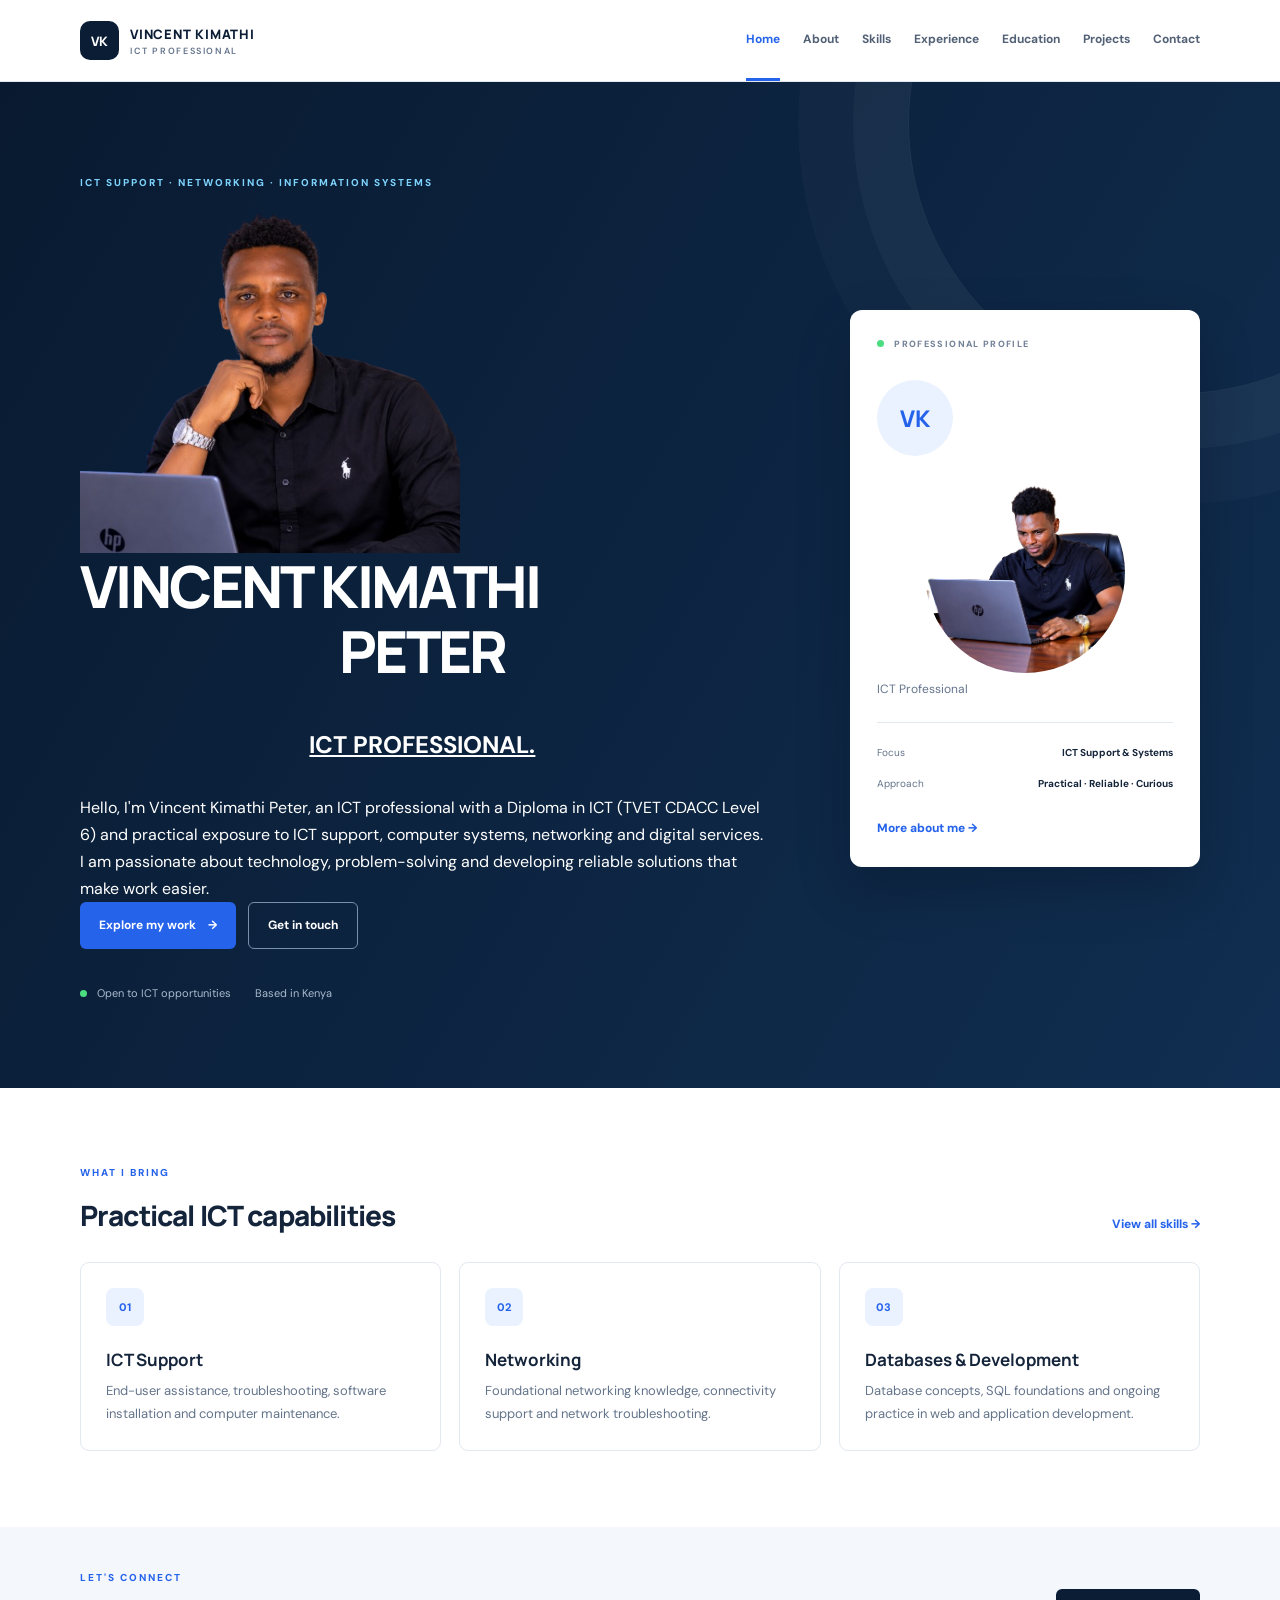
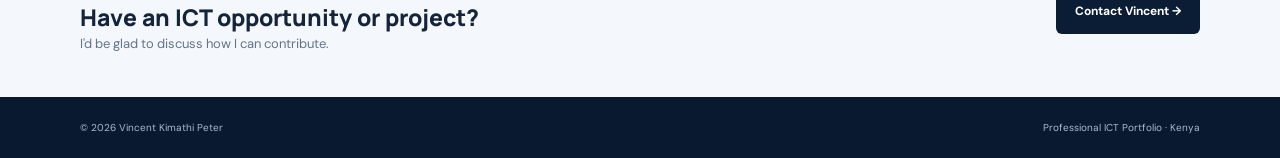
<file: index.html>
<!DOCTYPE html>
<html lang="en">
<head>
  <meta charset="UTF-8">
    <meta name="viewport" content="width=device-width, initial-scale=1.0">
  <meta name="google-site-verification" content="IMvXhzjy0A6ZSiQS0dAY2D_ZX32ypA6BeI46udhNDhQ">
  <meta name="description" content="Vincent Kimathi Peter — ICT professional portfolio.">
  <title>Vincent Kimathi Peter | ICT Professional</title><link rel="stylesheet" href="style.css">
</head>
<body>
<header class="site-header"><div class="container nav-wrap">
  <a class="brand" href="index.html"><span class="brand-mark">VK</span><span>VINCENT KIMATHI<small>ICT PROFESSIONAL</small></span></a>
  <button class="menu-toggle" aria-label="Open navigation" aria-expanded="false">☰</button>
  <nav class="nav"><a class="active" href="index.html">Home</a><a href="about.html">About</a><a href="skills.html">Skills</a><a href="experience.html">Experience</a><a href="education.html">Education</a><a href="projects.html">Projects</a><a href="contact.html">Contact</a></nav>
</div></header>
<main>
<section class="hero"><div class="container hero-grid">
  <div class="hero-copy"><p class="eyebrow">ICT SUPPORT · NETWORKING · INFORMATION SYSTEMS</p>

    <div class="hero-image">
    <img src="v.png">
    
    <h1>VINCENT KIMATHI <center>PETER</center></h1><h1><h2><br><span><u><center>ICT PROFESSIONAL.</center></u></span></h2>
    </div>
    <p class="lead">
      <p>Hello, I'm Vincent Kimathi Peter, an ICT professional with a Diploma in ICT (TVET CDACC Level 6) and practical exposure to ICT support, computer systems, networking and digital services.
I am passionate about technology, problem-solving and developing reliable solutions that make work easier.</p></p>
    <div class="actions"><a class="btn btn-primary" href="projects.html">Explore my work <span>→</span></a><a class="btn btn-outline" href="contact.html">Get in touch</a></div>
    <div class="hero-meta"><span><i></i> Open to ICT opportunities</span><span>Based in Kenya</span></div>
  </div>
  <aside class="hero-card"><div class="card-top"><span class="status-dot"></span> PROFESSIONAL PROFILE</div><div class="monogram">VK</div><h2> <center><img src="k.png" alt="Vincent Kimathi Peter" style="width: 200px; height: 200px; border-radius: 50%; object-fit: cover;"><center></h2><p>ICT Professional</p><div class="card-rule"></div><div class="mini-stat"><span>Focus</span><b>ICT Support & Systems</b></div><div class="mini-stat"><span>Approach</span><b>Practical · Reliable · Curious</b></div><a class="text-link" href="about.html">More about me →</a></aside>
</div></section>
<section class="section"><div class="container"><div class="section-heading"><div><p class="eyebrow">WHAT I BRING</p><h2>Practical ICT capabilities</h2></div><a class="text-link" href="skills.html">View all skills →</a></div>
<div class="feature-grid"><article class="feature"><div class="feature-icon">01</div><h3>ICT Support</h3><p>End-user assistance, troubleshooting, software installation and computer maintenance.</p></article><article class="feature"><div class="feature-icon">02</div><h3>Networking</h3><p>Foundational networking knowledge, connectivity support and network troubleshooting.</p></article><article class="feature"><div class="feature-icon">03</div><h3>Databases & Development</h3><p>Database concepts, SQL foundations and ongoing practice in web and application development.</p></article></div></div></section>
<section class="cta-band"><div class="container cta-inner"><div><p class="eyebrow">LET'S CONNECT</p><h2>Have an ICT opportunity or project?</h2><p>I'd be glad to discuss how I can contribute.</p></div><a class="btn btn-light" href="contact.html">Contact Vincent →</a></div></section>
</main>
<footer class="footer"><div class="container footer-inner"><span>© <span data-year></span> Vincent Kimathi Peter</span><span>Professional ICT Portfolio · Kenya</span></div></footer>
<script src="main.js"></script></body></html>
</file>
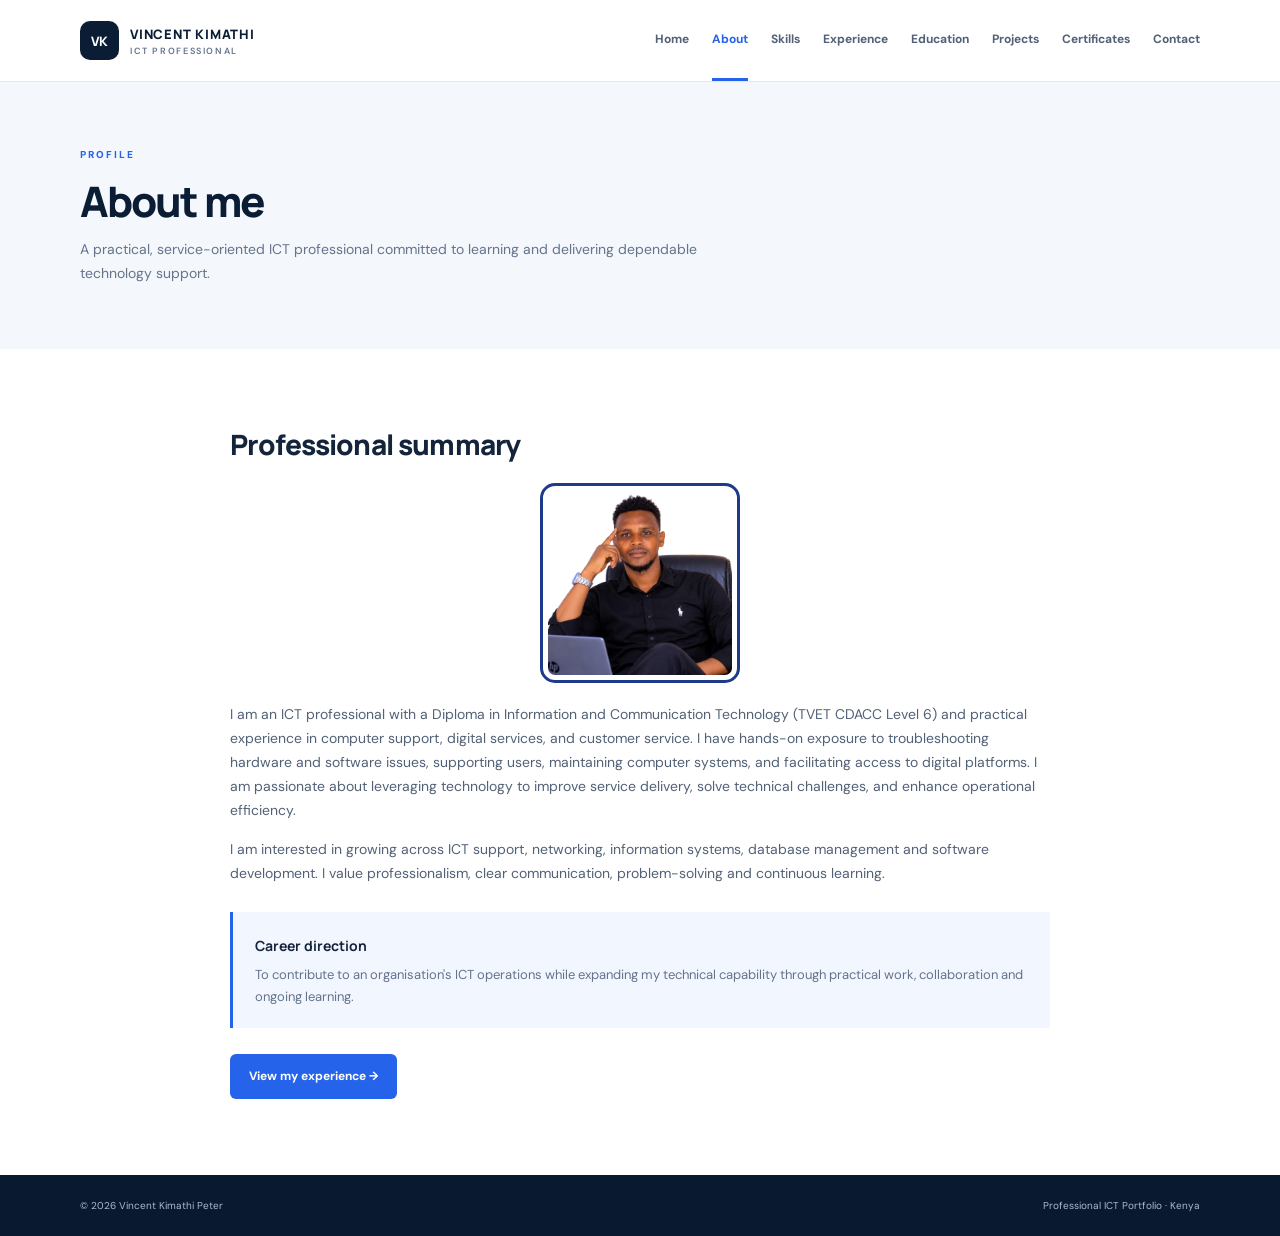
<file: about.html>
<!DOCTYPE html>
<html lang="en">
<head>
    <meta charset="UTF-8">
    <meta name="viewport" content="width=device-width, initial-scale=1.0">

    <meta name="google-site-verification" content="IMvXhzjy0A6ZSiQS0dAY2D_ZX32ypA6BeI46udhNDhQ">

    <title>About | Vincent Kimathi</title>

    <link rel="stylesheet" href="style.css">
</head>

<body>

<header class="site-header">
    <div class="container nav-wrap">

        <a class="brand" href="index.html">
            <span class="brand-mark">VK</span>
            <span>
                VINCENT KIMATHI
                <small>ICT PROFESSIONAL</small>
            </span>
        </a>

        <button class="menu-toggle"
                aria-label="Open navigation"
                aria-expanded="false">
            ☰
        </button>

        <nav class="nav">
            <a href="index.html">Home</a>
            <a class="active" href="about.html">About</a>
            <a href="skills.html">Skills</a>
            <a href="experience.html">Experience</a>
            <a href="education.html">Education</a>
            <a href="projects.html">Projects</a>
            <a href="certificates.html">Certificates</a>
            <a href="contact.html">Contact</a>
        </nav>

    </div>
</header>

<main>

    <section class="page-hero">
        <div class="container">
            <p class="eyebrow">PROFILE</p>

            <h1>About me</h1>

            <p>
                A practical, service-oriented ICT professional committed
                to learning and delivering dependable technology support.
            </p>
        </div>
    </section>

    <section class="section">
        <div class="container content-narrow">

            <h2>Professional summary</h2>

            <img src="b.png"
                 alt="Vincent Kimathi"
                 style="
                    display: block;
                    width: 200px;
                    height: 200px;
                    object-fit: cover;
                    border: 3px solid #1e3a8a;
                    border-radius: 15px;
                    padding: 5px;
                    margin: 20px auto;
                    animation: float 2s infinite ease-in-out;
                 ">

            <p class="body-copy">
                I am an ICT professional with a Diploma in Information
                and Communication Technology (TVET CDACC Level 6) and
                practical experience in computer support, digital
                services, and customer service. I have hands-on exposure
                to troubleshooting hardware and software issues,
                supporting users, maintaining computer systems, and
                facilitating access to digital platforms. I am passionate
                about leveraging technology to improve service delivery,
                solve technical challenges, and enhance operational
                efficiency.
            </p>

            <p class="body-copy">
                I am interested in growing across ICT support, networking,
                information systems, database management and software
                development. I value professionalism, clear communication,
                problem-solving and continuous learning.
            </p>

            <div class="callout">
                <strong>Career direction</strong>

                <p>
                    To contribute to an organisation's ICT operations while
                    expanding my technical capability through practical work,
                    collaboration and ongoing learning.
                </p>
            </div>

            <a class="btn btn-primary" href="experience.html">
                View my experience →
            </a>

        </div>
    </section>

</main>

<footer class="footer">
    <div class="container footer-inner">
        <span>© <span data-year></span> Vincent Kimathi Peter</span>
        <span>Professional ICT Portfolio · Kenya</span>
    </div>
</footer>

<script src="main.js"></script>

</body>
</html>
</file>
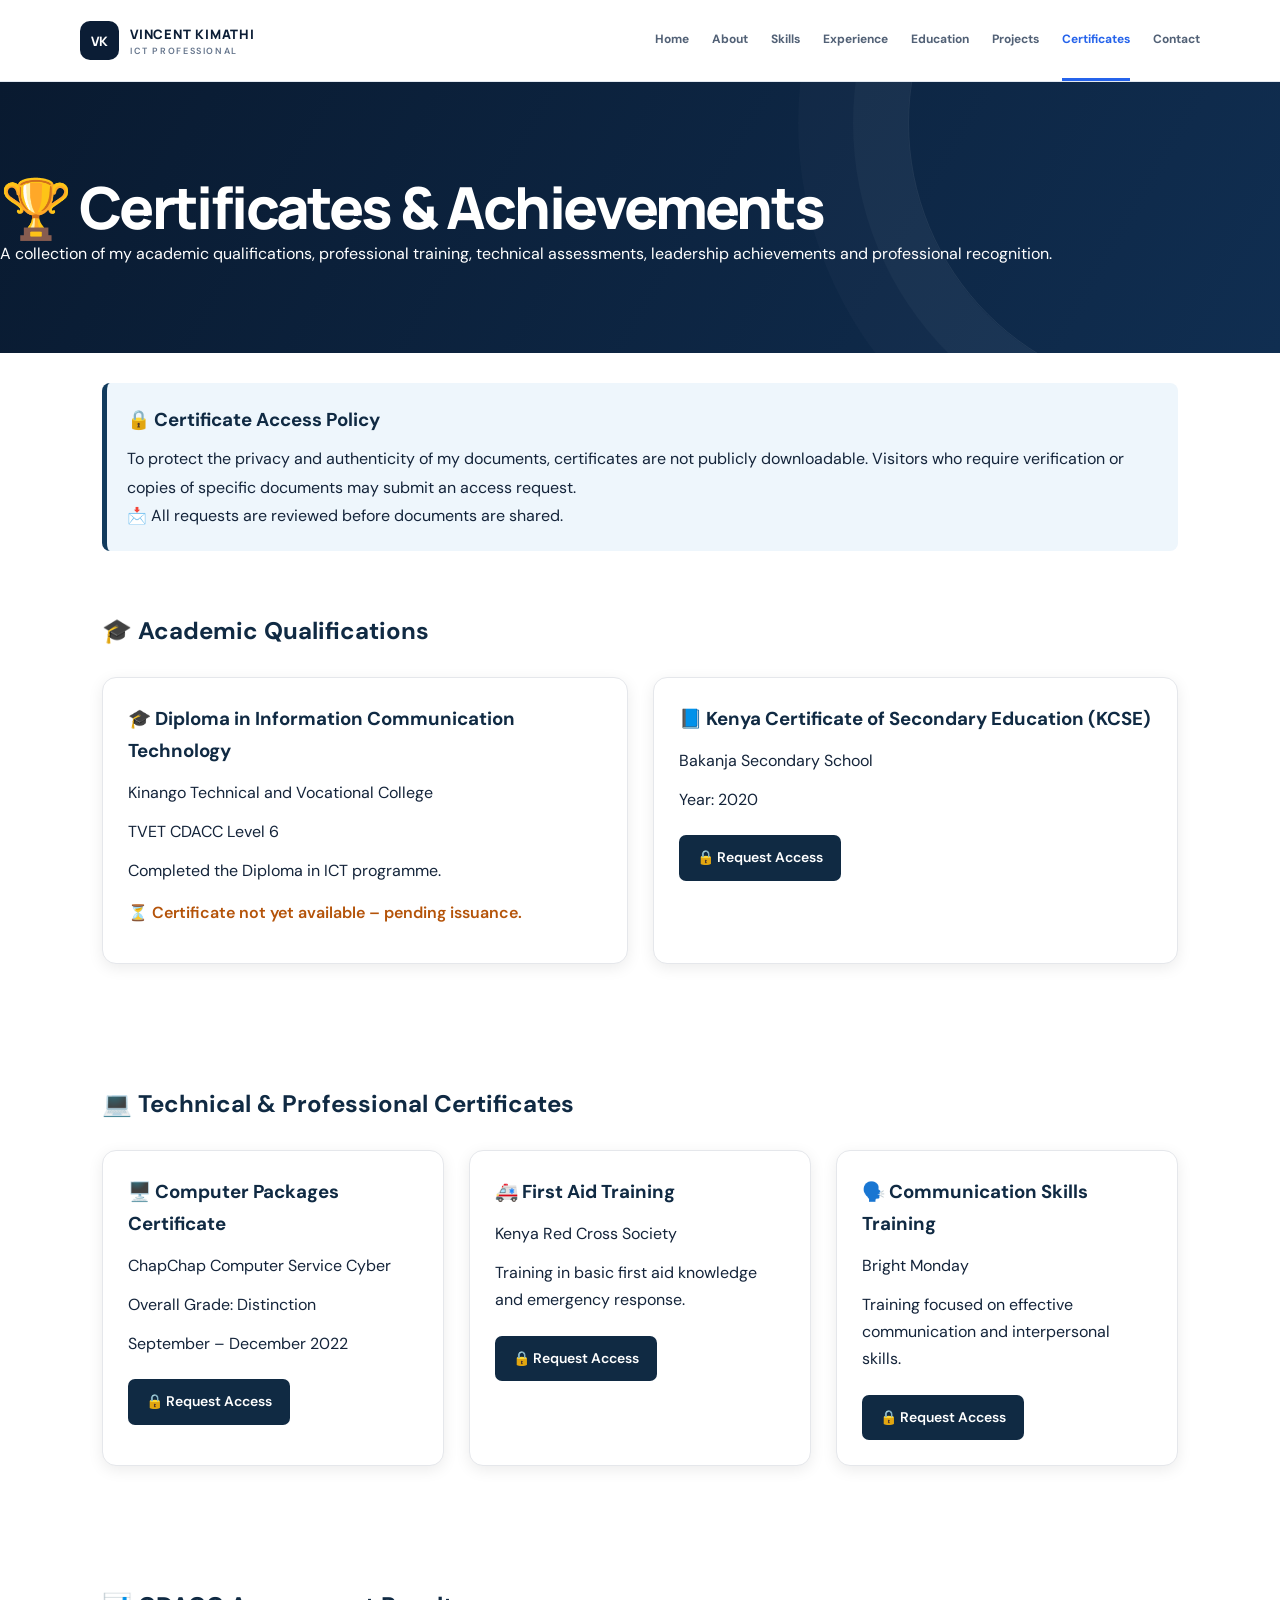
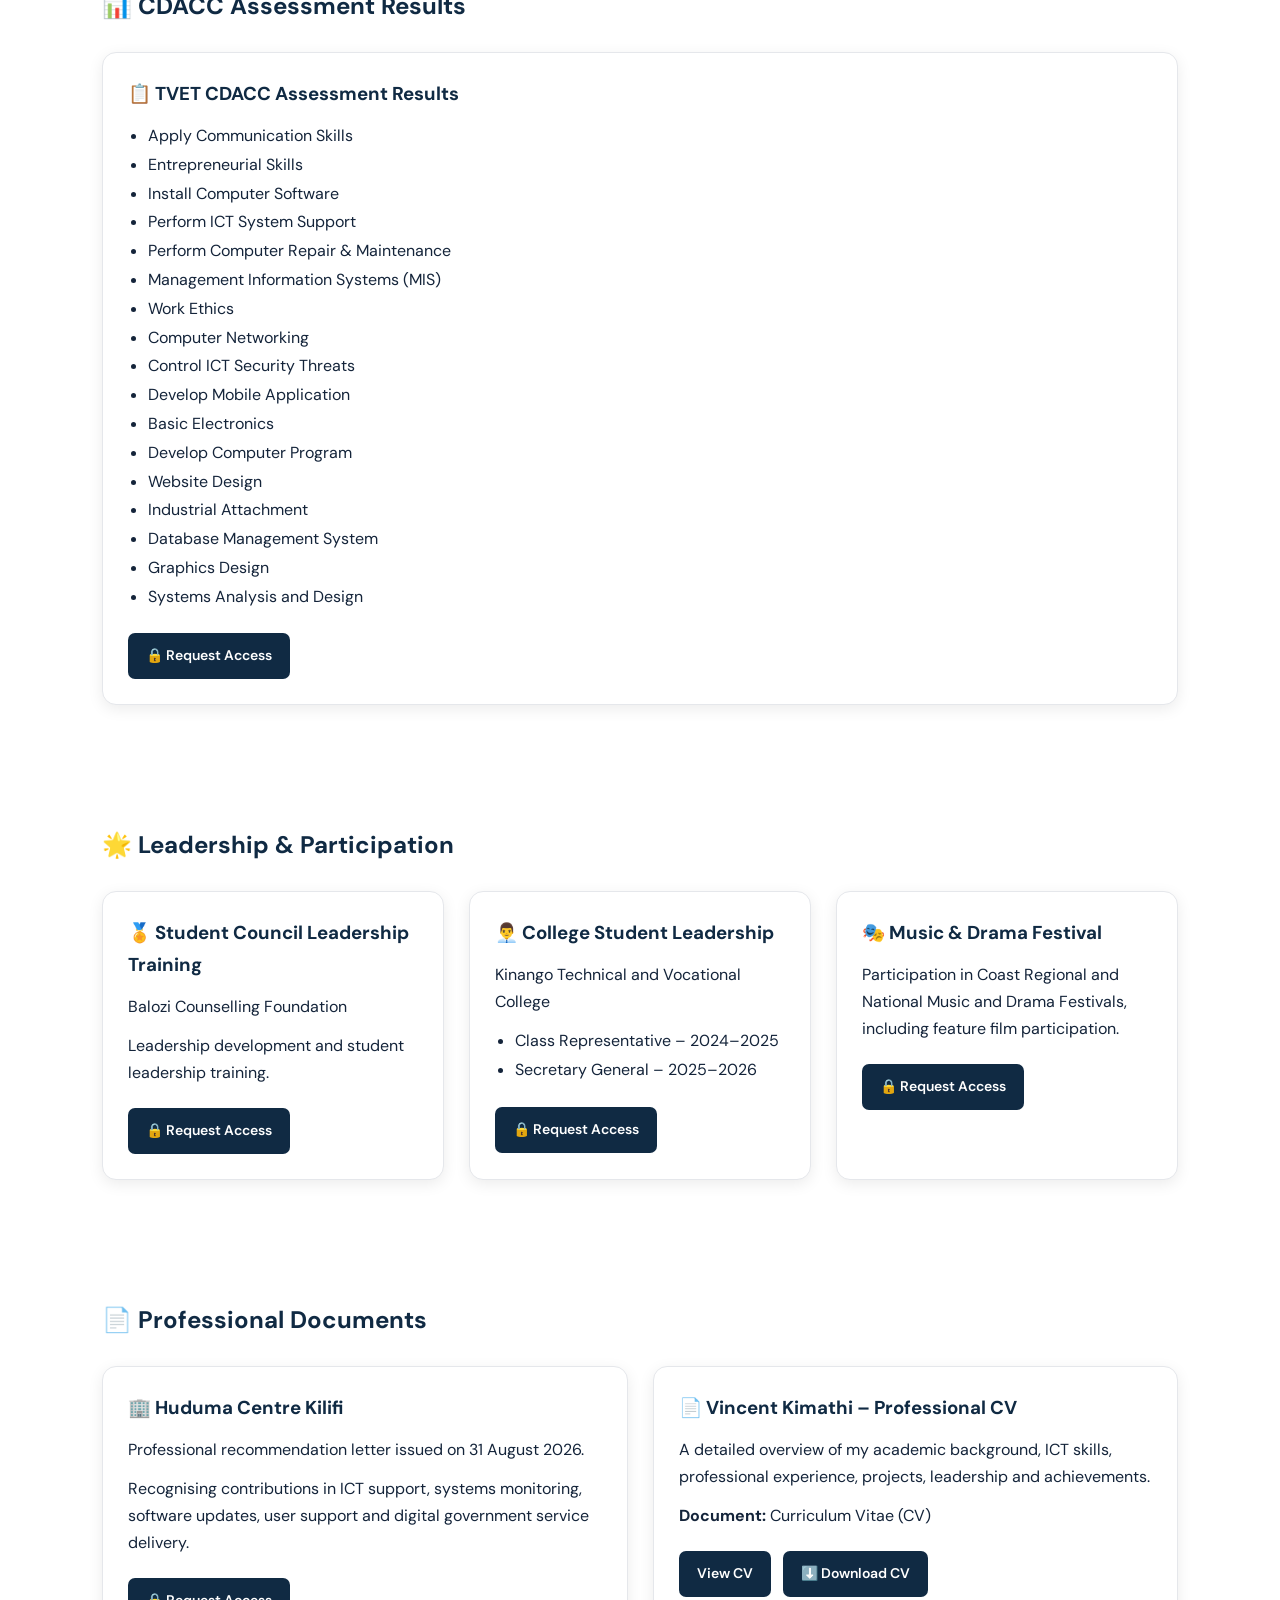
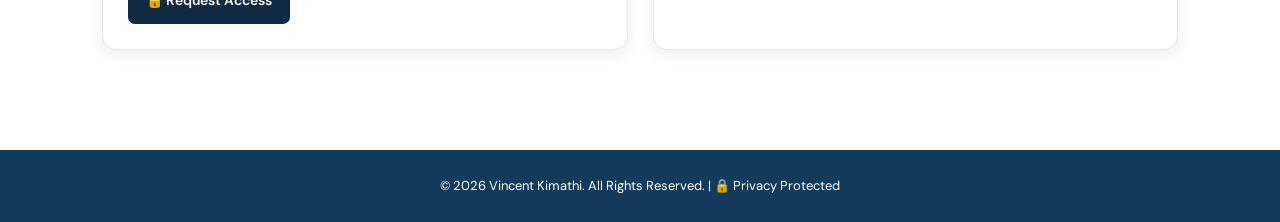
<file: certificates.html>
<!DOCTYPE html>
<html lang="en">
<head>
    <meta charset="UTF-8">
    <meta name="viewport" content="width=device-width, initial-scale=1.0">

    <meta name="google-site-verification" content="IMvXhzjy0A6ZSiQS0dAY2D_ZX32ypA6BeI46udhNDhQ">

    <title>Certificates & Achievements | Vincent Kimathi</title>

    <link rel="stylesheet" href="style.css">

    <style>
        .certificates-section {
            padding: 60px 8%;
        }

        .certificates-section h2 {
            margin-bottom: 25px;
            color: #102a43;
        }

        .certificates-grid {
            display: grid;
            grid-template-columns: repeat(auto-fit, minmax(260px, 1fr));
            gap: 25px;
        }

        .certificate-card {
            background: #fff;
            padding: 25px;
            border-radius: 14px;
            box-shadow: 0 4px 15px rgba(0,0,0,0.08);
            border: 1px solid #e5e7eb;
            transition: transform 0.3s ease, box-shadow 0.3s ease;
        }

        .certificate-card:hover {
            transform: translateY(-5px);
            box-shadow: 0 8px 22px rgba(0,0,0,0.12);
        }

        .certificate-card h3 {
            color: #102a43;
            margin-bottom: 12px;
        }

        .certificate-card p {
            line-height: 1.7;
            margin-bottom: 12px;
        }

        .certificate-card ul {
            padding-left: 20px;
            line-height: 1.8;
        }

        .cert-actions {
            display: flex;
            flex-wrap: wrap;
            gap: 12px;
            margin-top: 22px;
        }

        .request-btn {
            display: inline-block;
            padding: 11px 18px;
            border-radius: 7px;
            text-decoration: none;
            font-size: 14px;
            font-weight: 600;
            background: #102a43;
            color: white;
            transition: 0.3s ease;
        }

        .request-btn:hover {
            background: #d4a017;
            color: #102a43;
        }

        .pending-message {
            color: #b45309;
            font-weight: 600;
            margin-top: 15px;
        }

        .section-intro {
            margin-bottom: 30px;
            line-height: 1.7;
        }

        .privacy-notice {
            background: #eef6fc;
            border-left: 5px solid #123b5d;
            padding: 20px;
            border-radius: 8px;
            margin: 30px 8% 0;
            line-height: 1.8;
        }

        .privacy-notice h3 {
            color: #102a43;
            margin-bottom: 8px;
        }

        /* FOOTER */
        .footer {
            text-align: center;
            background: #123b5d;
            color: white;
            padding: 25px 15px;
            margin-top: 40px;
            font-size: 13px;
            width: 100%;
        }

        .footer p {
            color: white;
            margin: 0;
        }

        @media (max-width: 600px) {
            .certificates-section {
                padding: 40px 5%;
            }

            .privacy-notice {
                margin-left: 5%;
                margin-right: 5%;
            }
        }
    </style>
</head>

<body>

    <!-- HEADER -->
    <header class="site-header">
        <div class="container nav-wrap">

            <a class="brand" href="index.html">
                <span class="brand-mark">VK</span>
                <span>
                    VINCENT KIMATHI
                    <small>ICT PROFESSIONAL</small>
                </span>
            </a>

            <button class="menu-toggle"
                    aria-label="Open navigation"
                    aria-expanded="false">☰</button>

            <nav class="nav">
                <a href="index.html">Home</a>
                <a href="about.html">About</a>
                <a href="skills.html">Skills</a>
                <a href="experience.html">Experience</a>
                <a href="education.html">Education</a>
                <a href="projects.html">Projects</a>
                <a class="active" href="certificates.html">Certificates</a>
                <a href="contact.html">Contact</a>
            </nav>

        </div>
    </header>


    <!-- PAGE HERO -->
    <section class="hero">
        <h1>🏆 Certificates & Achievements</h1>

        <p>
            A collection of my academic qualifications, professional
            training, technical assessments, leadership achievements
            and professional recognition.
        </p>
    </section>


    <!-- PRIVACY NOTICE -->
    <div class="privacy-notice">

        <h3>🔒 Certificate Access Policy</h3>

        <p>
            To protect the privacy and authenticity of my documents,
            certificates are not publicly downloadable.
            Visitors who require verification or copies of specific
            documents may submit an access request.
        </p>

        <p>
            📩 All requests are reviewed before documents are shared.
        </p>

    </div>


    <!-- ACADEMIC QUALIFICATIONS -->
    <section class="certificates-section">

        <h2>🎓 Academic Qualifications</h2>

        <div class="certificates-grid">

            <div class="certificate-card">

                <h3>🎓 Diploma in Information Communication Technology</h3>

                <p>Kinango Technical and Vocational College</p>

                <p>TVET CDACC Level 6</p>

                <p>
                    Completed the Diploma in ICT programme.
                </p>

                <p class="pending-message">
                    ⏳ Certificate not yet available – pending issuance.
                </p>

            </div>


            <div class="certificate-card">

                <h3>📘 Kenya Certificate of Secondary Education (KCSE)</h3>

                <p>Bakanja Secondary School</p>

                <p>Year: 2020</p>

                <div class="cert-actions">

                    <a href="mailto:vincentkimathi375@gmail.com?subject=KCSE%20Certificate%20Access%20Request&body=Hello%20Vincent%2C%0A%0AI%20would%20like%20to%20request%20access%20to%20your%20KCSE%20Certificate.%0A%0AName%3A%0APurpose%3A%0A%0AThank%20you."
                       class="request-btn">
                        🔒 Request Access
                    </a>

                </div>

            </div>

        </div>

    </section>


    <!-- TECHNICAL AND PROFESSIONAL CERTIFICATES -->
    <section class="certificates-section">

        <h2>💻 Technical & Professional Certificates</h2>

        <div class="certificates-grid">

            <div class="certificate-card">

                <h3>🖥️ Computer Packages Certificate</h3>

                <p>ChapChap Computer Service Cyber</p>

                <p>Overall Grade: Distinction</p>

                <p>September – December 2022</p>

                <div class="cert-actions">

                    <a href="mailto:vincentkimathi375@gmail.com?subject=Computer%20Packages%20Certificate%20Access%20Request&body=Hello%20Vincent%2C%0A%0AI%20would%20like%20to%20request%20access%20to%20your%20Computer%20Packages%20Certificate.%0A%0AName%3A%0APurpose%3A"
                       class="request-btn">
                        🔒 Request Access
                    </a>

                </div>

            </div>


            <div class="certificate-card">

                <h3>🚑 First Aid Training</h3>

                <p>Kenya Red Cross Society</p>

                <p>
                    Training in basic first aid knowledge and emergency response.
                </p>

                <div class="cert-actions">

                    <a href="mailto:vincentkimathi375@gmail.com?subject=First%20Aid%20Certificate%20Access%20Request&body=Hello%20Vincent%2C%0A%0AI%20would%20like%20to%20request%20access%20to%20your%20First%20Aid%20Training%20Certificate.%0A%0AName%3A%0APurpose%3A"
                       class="request-btn">
                        🔒 Request Access
                    </a>

                </div>

            </div>


            <div class="certificate-card">

                <h3>🗣️ Communication Skills Training</h3>

                <p>Bright Monday</p>

                <p>
                    Training focused on effective communication and interpersonal skills.
                </p>

                <div class="cert-actions">

                    <a href="mailto:vincentkimathi375@gmail.com?subject=Communication%20Skills%20Certificate%20Access%20Request&body=Hello%20Vincent%2C%0A%0AI%20would%20like%20to%20request%20access%20to%20your%20Communication%20Skills%20Certificate.%0A%0AName%3A%0APurpose%3A"
                       class="request-btn">
                        🔒 Request Access
                    </a>

                </div>

            </div>

        </div>

    </section>


    <!-- CDACC ASSESSMENT RESULTS -->
    <section class="certificates-section">

        <h2>📊 CDACC Assessment Results</h2>

        <div class="certificates-grid">

            <div class="certificate-card">

                <h3>📋 TVET CDACC Assessment Results</h3>

                <ul>
                    <li>Apply Communication Skills</li>
                    <li>Entrepreneurial Skills</li>
                    <li>Install Computer Software</li>
                    <li>Perform ICT System Support</li>
                    <li>Perform Computer Repair & Maintenance</li>
                    <li>Management Information Systems (MIS)</li>
                    <li>Work Ethics</li>
                    <li>Computer Networking</li>
                    <li>Control ICT Security Threats</li>
                    <li>Develop Mobile Application</li>
                    <li>Basic Electronics</li>
                    <li>Develop Computer Program</li>
                    <li>Website Design</li>
                    <li>Industrial Attachment</li>
                    <li>Database Management System</li>
                    <li>Graphics Design</li>
                    <li>Systems Analysis and Design</li>
                </ul>

                <div class="cert-actions">

                    <a href="mailto:vincentkimathi375@gmail.com?subject=CDACC%20Assessment%20Results%20Access%20Request&body=Hello%20Vincent%2C%0A%0AI%20would%20like%20to%20request%20access%20to%20your%20TVET%20CDACC%20Assessment%20Results.%0A%0AName%3A%0APurpose%3A"
                       class="request-btn">
                        🔒 Request Access
                    </a>

                </div>

            </div>

        </div>

    </section>


    <!-- LEADERSHIP AND PARTICIPATION -->
    <section class="certificates-section">

        <h2>🌟 Leadership & Participation</h2>

        <div class="certificates-grid">

            <div class="certificate-card">

                <h3>🏅 Student Council Leadership Training</h3>

                <p>Balozi Counselling Foundation</p>

                <p>
                    Leadership development and student leadership training.
                </p>

                <div class="cert-actions">

                    <a href="mailto:vincentkimathi375@gmail.com?subject=Leadership%20Training%20Certificate%20Access%20Request&body=Hello%20Vincent%2C%0A%0AI%20would%20like%20to%20request%20access%20to%20your%20Student%20Council%20Leadership%20Training%20Certificate.%0A%0AName%3A%0APurpose%3A"
                       class="request-btn">
                        🔒 Request Access
                    </a>

                </div>

            </div>


            <div class="certificate-card">

                <h3>👨‍💼 College Student Leadership</h3>

                <p>Kinango Technical and Vocational College</p>

                <ul>
                    <li>Class Representative – 2024–2025</li>
                    <li>Secretary General – 2025–2026</li>
                </ul>

                <div class="cert-actions">

                    <a href="mailto:vincentkimathi375@gmail.com?subject=College%20Leadership%20Document%20Access%20Request&body=Hello%20Vincent%2C%0A%0AI%20would%20like%20to%20request%20access%20to%20your%20College%20Student%20Leadership%20document.%0A%0AName%3A%0APurpose%3A"
                       class="request-btn">
                        🔒 Request Access
                    </a>

                </div>

            </div>


            <div class="certificate-card">

                <h3>🎭 Music & Drama Festival</h3>

                <p>
                    Participation in Coast Regional and National
                    Music and Drama Festivals, including feature film participation.
                </p>

                <div class="cert-actions">

                    <a href="mailto:vincentkimathi375@gmail.com?subject=Music%20and%20Drama%20Festival%20Document%20Access%20Request&body=Hello%20Vincent%2C%0A%0AI%20would%20like%20to%20request%20access%20to%20your%20Music%20and%20Drama%20Festival%20document.%0A%0AName%3A%0APurpose%3A"
                       class="request-btn">
                        🔒 Request Access
                    </a>

                </div>

            </div>

        </div>

    </section>


    <!-- PROFESSIONAL RECOMMENDATION & CV -->
    <section class="certificates-section">

        <h2>📄 Professional Documents</h2>

        <div class="certificates-grid">

            <!-- HUDUMA RECOMMENDATION -->
            <div class="certificate-card">

                <h3>🏢 Huduma Centre Kilifi</h3>

                <p>
                    Professional recommendation letter issued on
                    31 August 2026.
                </p>

                <p>
                    Recognising contributions in ICT support,
                    systems monitoring, software updates,
                    user support and digital government service delivery.
                </p>

                <div class="cert-actions">

                    <a href="mailto:vincentkimathi375@gmail.com?subject=Huduma%20Centre%20Recommendation%20Access%20Request&body=Hello%20Vincent%2C%0A%0AI%20would%20like%20to%20request%20access%20to%20your%20Huduma%20Centre%20Kilifi%20Recommendation%20Letter.%0A%0AName%3A%0APurpose%3A"
                       class="request-btn">
                        🔒 Request Access
                    </a>

                </div>

            </div>


            <!-- PROFESSIONAL CV -->
            <div class="certificate-card">

                <h3>📄 Vincent Kimathi – Professional CV</h3>

                <p>
                    A detailed overview of my academic background,
                    ICT skills, professional experience, projects,
                    leadership and achievements.
                </p>

                <p>
                    <strong>Document:</strong> Curriculum Vitae (CV)
                </p>

                <div class="cert-actions">

                    <a href="documents/Vincent-Kimathi-CV.pdf"
                       class="request-btn"
                       target="_blank">
                          View CV
                    </a>

                    <a href="documents/Vincent-Kimathi-CV.pdf"
                       class="request-btn"
                       download="Vincent-Kimathi-CV.pdf">
                        ⬇️ Download CV
                    </a>

                </div>

            </div>

        </div>

    </section>


    <!-- FOOTER -->
    <footer class="footer">

        <p>
            &copy; 2026 Vincent Kimathi. All Rights Reserved. | 🔒 Privacy Protected
        </p>

    </footer>


    <script src="main.js"></script>

</body>
</html>
</file>
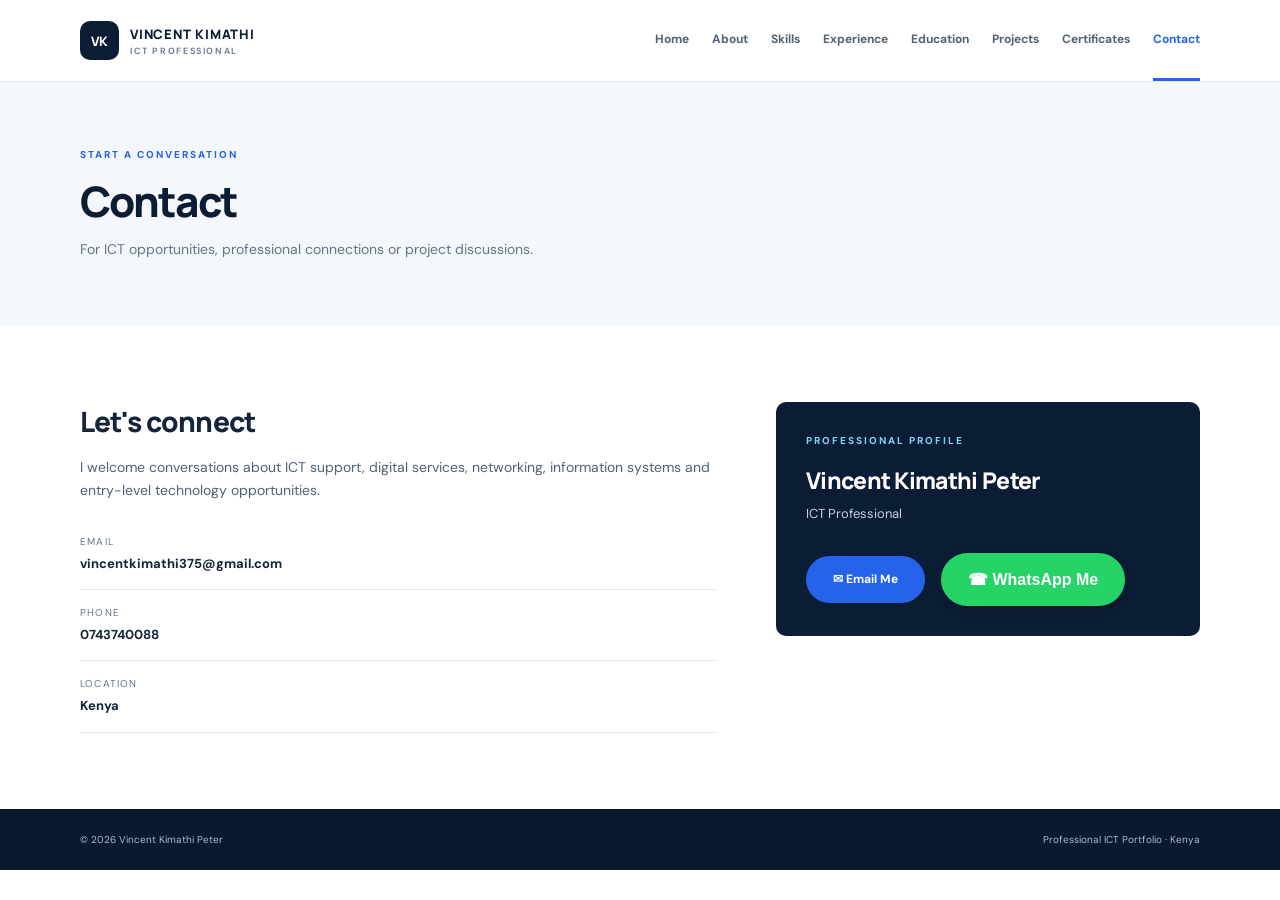
<file: contact.html>
<!DOCTYPE html>
<html lang="en">

<head>
    <meta charset="UTF-8">
    <meta name="viewport" content="width=device-width, initial-scale=1.0">

    <meta name="google-site-verification" content="IMvXhzjy0A6ZSiQS0dAY2D_ZX32ypA6BeI46udhNDhQ">

    <title>Contact | Vincent Kimathi</title>
    <link rel="stylesheet" href="style.css">
</head>

<body>

<header class="site-header">
    <div class="container nav-wrap">

        <a class="brand" href="index.html">
            <span class="brand-mark">VK</span>
            <span>
                VINCENT KIMATHI
                <small>ICT PROFESSIONAL</small>
            </span>
        </a>

        <button class="menu-toggle" aria-label="Open navigation" aria-expanded="false">
            ☰
        </button>

        <nav class="nav">
            <a href="index.html">Home</a>
            <a href="about.html">About</a>
            <a href="skills.html">Skills</a>
            <a href="experience.html">Experience</a>
            <a href="education.html">Education</a>
            <a href="projects.html">Projects</a>
            <a href="certificates.html">Certificates</a>
            <a class="active" href="contact.html">Contact</a>
        </nav>

    </div>
</header>

<main>

    <section class="page-hero">
        <div class="container">
            <p class="eyebrow">START A CONVERSATION</p>
            <h1>Contact</h1>
            <p>For ICT opportunities, professional connections or project discussions.</p>
        </div>
    </section>

    <section class="section">
        <div class="container contact-layout">

            <div>
                <h2>Let's connect</h2>

                <p class="body-copy">
                    I welcome conversations about ICT support, digital services,
                    networking, information systems and entry-level technology opportunities.
                </p>

                <div class="contact-line">
                    <span>Email</span>
                    <strong>
                        <a href="mailto:vincentkimathi375@gmail.com">
                            vincentkimathi375@gmail.com
                        </a>
                    </strong>
                </div>

                <div class="contact-line">
                    <span>Phone</span>
                    <strong>0743740088</strong>
                </div>

                <div class="contact-line">
                    <span>Location</span>
                    <strong>Kenya</strong>
                </div>

            </div>

            <div class="contact-panel">

                <p class="eyebrow">PROFESSIONAL PROFILE</p>

                <h2>Vincent Kimathi Peter</h2>

                <p>ICT Professional</p>

                <!-- Contact Buttons -->
                <div class="contact-buttons" style="
                    display: flex;
                    flex-wrap: wrap;
                    align-items: center;
                    gap: 16px;
                    margin-top: 28px;
                ">

                    <!-- Email Button -->
                    <a class="btn btn-primary"
                       href="mailto:vincentkimathi375@gmail.com?subject=ICT%20Opportunity"
                       style="
                           display: inline-block;
                           text-align: center;
                           text-decoration: none;
                           padding: 13px 27px;
                           border-radius: 30px;
                       ">
                        ✉ Email Me
                    </a>

                    <!-- WhatsApp Button -->
                    <a href="https://wa.me/254743740088?text=Hello%20Vincent%2C%20I%20visited%20your%20ICT%20portfolio."
                       target="_blank"
                       rel="noopener noreferrer"
                       style="
                           display: inline-block;
                           background: #25D366;
                           color: white;
                           padding: 13px 27px;
                           border-radius: 30px;
                           text-decoration: none;
                           font-weight: bold;
                           font-family: Arial, sans-serif;
                           font-size: 16px;
                           text-align: center;
                           box-shadow: 0 4px 10px rgba(0,0,0,0.15);
                           transition: 0.3s ease;
                       ">
                        ☎ WhatsApp Me
                    </a>

                </div>

            </div>

        </div>
    </section>

</main>

<footer class="footer">
    <div class="container footer-inner">
        <span>© <span data-year></span> Vincent Kimathi Peter</span>
        <span>Professional ICT Portfolio · Kenya</span>
    </div>
</footer>

<script src="main.js"></script>

</body>
</html>
</file>
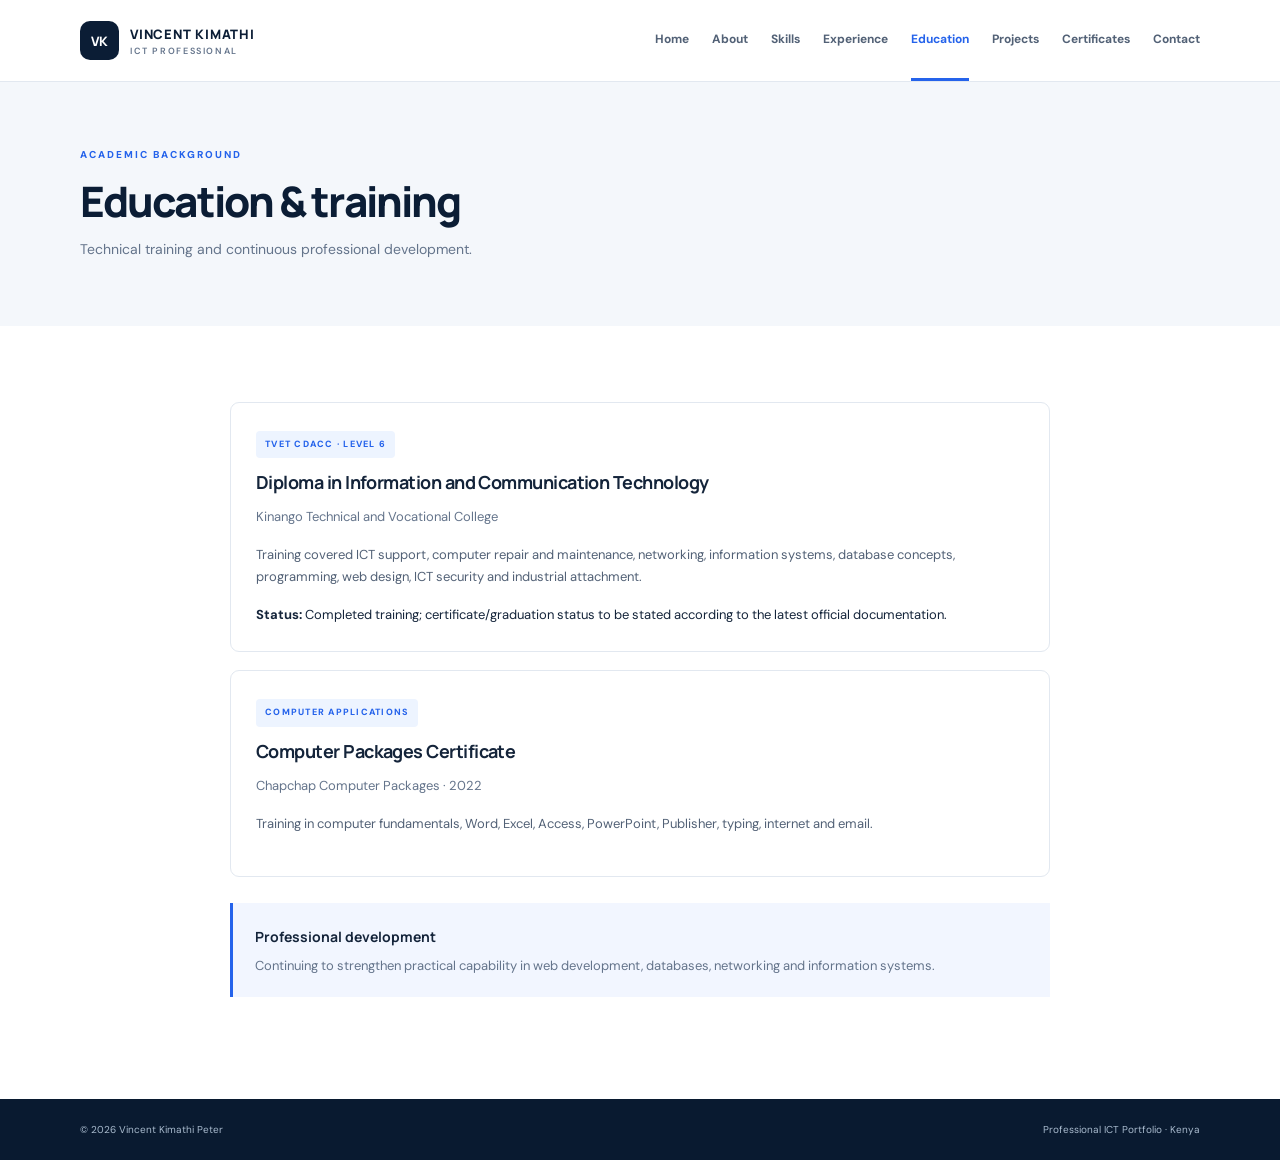
<file: education.html>
<!DOCTYPE html><html lang="en"><head><meta charset="UTF-8">
    <meta name="google-site-verification" content="IMvXhzjy0A6ZSiQS0dAY2D_ZX32ypA6BeI46udhNDhQ"><meta name="viewport" content="width=device-width, initial-scale=1.0"><title>Education | Vincent Kimathi</title><link rel="stylesheet" href="style.css"></head><body>
<header class="site-header"><div class="container nav-wrap"><a class="brand" href="index.html"><span class="brand-mark">VK</span><span>VINCENT KIMATHI<small>ICT PROFESSIONAL</small></span></a><button class="menu-toggle" aria-label="Open navigation" aria-expanded="false">☰</button><nav class="nav"><a href="index.html">Home</a><a href="about.html">About</a><a href="skills.html">Skills</a><a href="experience.html">Experience</a><a class="active" href="education.html">Education</a><a href="projects.html">Projects</a><a href="certificates.html">Certificates</a><a href="contact.html">Contact</a></nav></div></header>
<main><section class="page-hero"><div class="container"><p class="eyebrow">ACADEMIC BACKGROUND</p><h1>Education & training</h1><p>Technical training and continuous professional development.</p></div></section>
<section class="section"><div class="container content-narrow"><article class="education-card"><span class="tag">TVET CDACC · LEVEL 6</span><h2>Diploma in Information and Communication Technology</h2><p class="muted">Kinango Technical and Vocational College</p><p class="body-copy">Training covered ICT support, computer repair and maintenance, networking, information systems, database concepts, programming, web design, ICT security and industrial attachment.</p><p><strong>Status:</strong> Completed training; certificate/graduation status to be stated according to the latest official documentation.</p></article>
<article class="education-card"><span class="tag">COMPUTER APPLICATIONS</span><h2>Computer Packages Certificate</h2><p class="muted">Chapchap Computer Packages · 2022</p><p class="body-copy">Training in computer fundamentals, Word, Excel, Access, PowerPoint, Publisher, typing, internet and email.</p></article>
<div class="callout"><strong>Professional development</strong><p>Continuing to strengthen practical capability in web development, databases, networking and information systems.</p></div></div></section></main>
<footer class="footer"><div class="container footer-inner"><span>© <span data-year></span> Vincent Kimathi Peter</span><span>Professional ICT Portfolio · Kenya</span></div></footer><script src="main.js"></script></body></html>
</file>
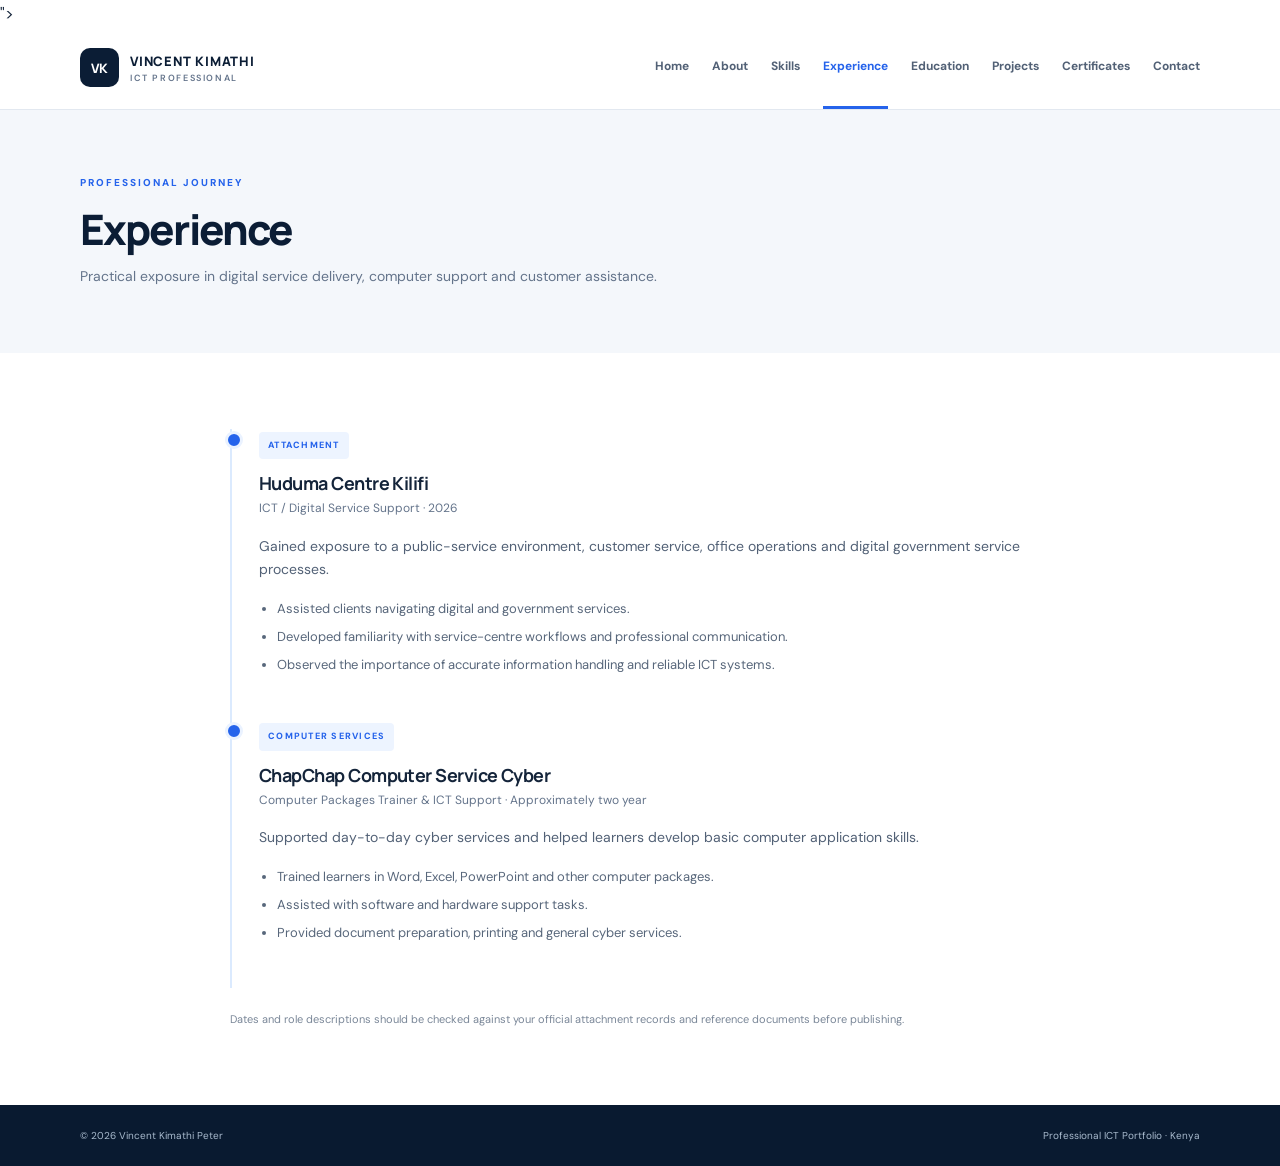
<file: experience.html>
<!DOCTYPE html><html lang="en"><head><meta charset="UTF-8">  <meta name="viewport" content="width=device-width, initial-scale=1.0"><meta name="google-site-verification"" content="IMvXhzjy0A6ZSiQS0dAY2D_ZX32ypA6BeI46udhNDhQ" />"><title>Experience | Vincent Kimathi</title><link rel="stylesheet" href="style.css"></head><body>

<header class="site-header"><div class="container nav-wrap"><a class="brand" href="index.html"><span class="brand-mark">VK</span><span>VINCENT KIMATHI<small>ICT PROFESSIONAL</small></span></a><button class="menu-toggle" aria-label="Open navigation" aria-expanded="false">☰</button><nav class="nav"><a href="index.html">Home</a><a href="about.html">About</a><a href="skills.html">Skills</a><a class="active" href="experience.html">Experience</a><a href="education.html">Education</a><a href="projects.html">Projects</a><a href="certificates.html">Certificates</a><a href="contact.html">Contact</a></nav></div></header>  
<main><section class="page-hero"><div class="container"><p class="eyebrow">PROFESSIONAL JOURNEY</p><h1>Experience</h1><p>Practical exposure in digital service delivery, computer support and customer assistance.</p></div></section>  
<section class="section"><div class="container content-narrow"><article class="timeline-item"><span class="timeline-label">ATTACHMENT</span><h2>Huduma Centre Kilifi</h2><p class="muted">ICT / Digital Service Support · 2026</p><p class="body-copy">Gained exposure to a public-service environment, customer service, office operations and digital government service processes.</p><ul class="clean-list"><li>Assisted clients navigating digital and government services.</li><li>Developed familiarity with service-centre workflows and professional communication.</li><li>Observed the importance of accurate information handling and reliable ICT systems.</li></ul></article>  
<article class="timeline-item"><span class="timeline-label">COMPUTER SERVICES</span><h2>ChapChap Computer Service Cyber</h2><p class="muted">Computer Packages Trainer & ICT Support · Approximately two year</p><p class="body-copy">Supported day-to-day cyber services and helped learners develop basic computer application skills.</p><ul class="clean-list"><li>Trained learners in Word, Excel, PowerPoint and other computer packages.</li><li>Assisted with software and hardware support tasks.</li><li>Provided document preparation, printing and general cyber services.</li></ul></article>  
<p class="note">Dates and role descriptions should be checked against your official attachment records and reference documents before publishing.</p></div></section></main>  
<footer class="footer"><div class="container footer-inner"><span>© <span data-year></span> Vincent Kimathi Peter</span><span>Professional ICT Portfolio · Kenya</span></div></footer><script src="main.js"></script></body></html>
</file>
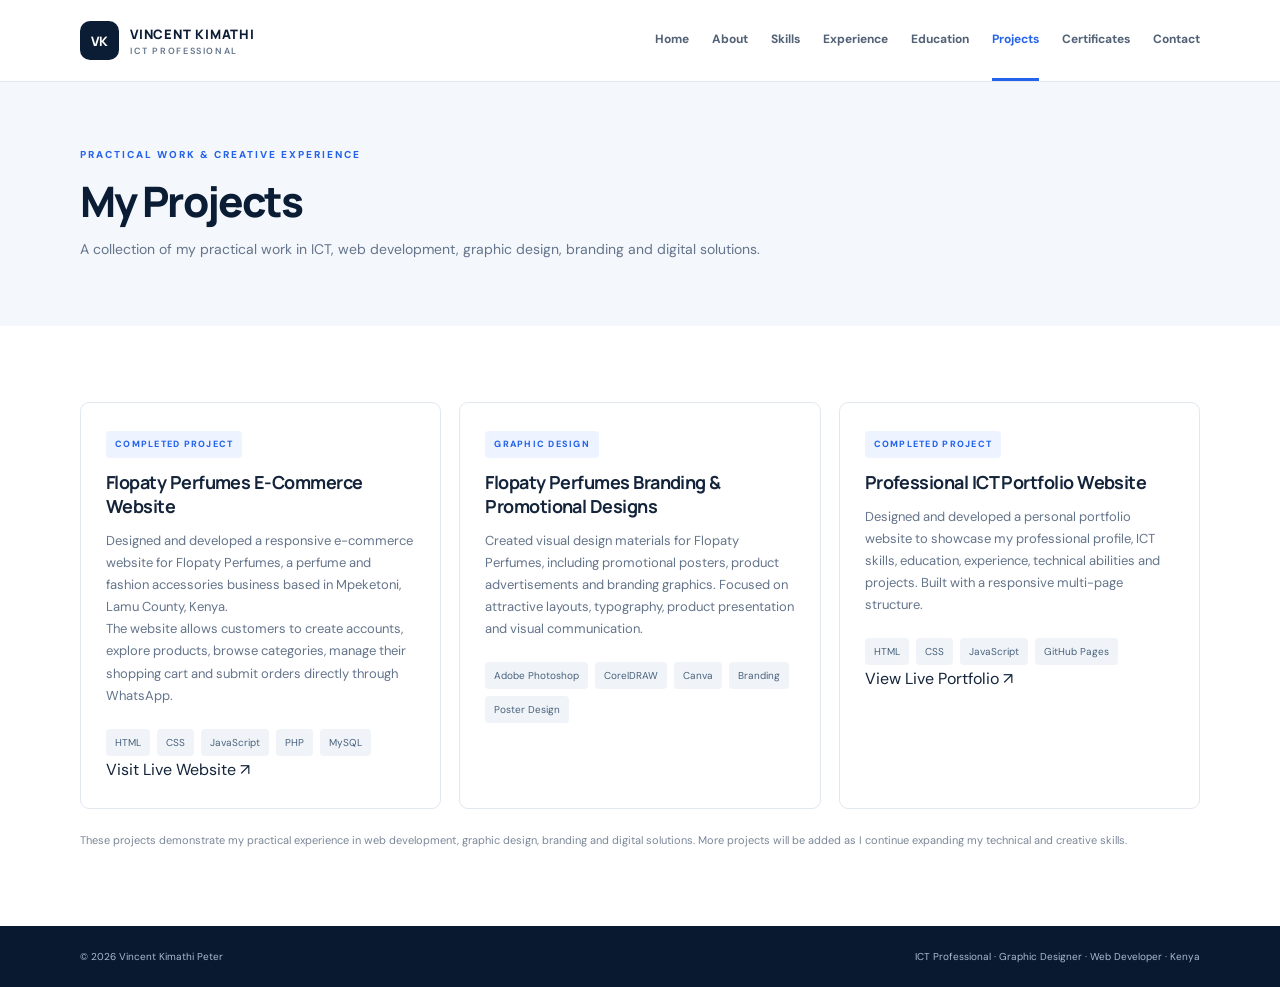
<file: projects.html>
<!DOCTYPE html>
<html lang="en">
<head>
<meta charset="UTF-8">
<meta name="viewport" content="width=device-width, initial-scale=1.0">

<meta name="google-site-verification" content="IMvXhzjy0A6ZSiQS0dAY2D_ZX32ypA6BeI46udhNDhQ">

<title>Projects | Vincent Kimathi</title>

<link rel="stylesheet" href="style.css">
</head>

<body>

<header class="site-header">
<div class="container nav-wrap">

<a class="brand" href="index.html">
<span class="brand-mark">VK</span>
<span>VINCENT KIMATHI
<small>ICT PROFESSIONAL</small>
</span>
</a>

<button class="menu-toggle" aria-label="Open navigation" aria-expanded="false">☰</button>

<nav class="nav">
<a href="index.html">Home</a>
<a href="about.html">About</a>
<a href="skills.html">Skills</a>
<a href="experience.html">Experience</a>
<a href="education.html">Education</a>
<a class="active" href="projects.html">Projects</a>
  <a href="certificates.html">Certificates</a>
<a href="contact.html">Contact</a>
</nav>

</div>
</header>


<main>

<section class="page-hero">
<div class="container">

<p class="eyebrow">PRACTICAL WORK & CREATIVE EXPERIENCE</p>

<h1>My Projects</h1>

<p>
A collection of my practical work in ICT, web development,
graphic design, branding and digital solutions.
</p>

</div>
</section>


<section class="section">
<div class="container">

<div class="feature-grid project-grid">


<!-- FLOPATY WEBSITE -->

<article class="project-card">

<span class="tag">COMPLETED PROJECT</span>

<h2>Flopaty Perfumes E-Commerce Website</h2>

<p>
Designed and developed a responsive e-commerce website
for Flopaty Perfumes, a perfume and fashion accessories
business based in Mpeketoni, Lamu County, Kenya.
</p>

<p>
The website allows customers to create accounts, explore
products, browse categories, manage their shopping cart
and submit orders directly through WhatsApp.
</p>

<div class="chips">
<span>HTML</span>
<span>CSS</span>
<span>JavaScript</span>
<span>PHP</span>
<span>MySQL</span>
</div>

<a href="https://flopatyperfumes.freepage.cc/"
target="_blank"
rel="noopener noreferrer">
Visit Live Website ↗
</a>

</article>


<!-- FLOPATY GRAPHIC DESIGN -->

<article class="project-card">

<span class="tag">GRAPHIC DESIGN</span>

<h2>Flopaty Perfumes Branding & Promotional Designs</h2>

<p>
Created visual design materials for Flopaty Perfumes,
including promotional posters, product advertisements
and branding graphics. Focused on attractive layouts,
typography, product presentation and visual communication.
</p>

<div class="chips">
<span>Adobe Photoshop</span>
<span>CorelDRAW</span>
<span>Canva</span>
<span>Branding</span>
<span>Poster Design</span>
</div>

</article>


<!-- PERSONAL PORTFOLIO -->

<article class="project-card">

<span class="tag">COMPLETED PROJECT</span>

<h2>Professional ICT Portfolio Website</h2>

<p>
Designed and developed a personal portfolio website
to showcase my professional profile, ICT skills,
education, experience, technical abilities and projects.
Built with a responsive multi-page structure.
</p>

<div class="chips">
<span>HTML</span>
<span>CSS</span>
<span>JavaScript</span>
<span>GitHub Pages</span>
</div>

<a href="https://vincentkimathi375.github.io/"
target="_blank"
rel="noopener noreferrer">
View Live Portfolio ↗
</a>

</article>


</div>


<p class="note">
These projects demonstrate my practical experience in
web development, graphic design, branding and digital
solutions. More projects will be added as I continue
expanding my technical and creative skills.
</p>

</div>
</section>

</main>


<footer class="footer">

<div class="container footer-inner">

<span>© <span data-year></span> Vincent Kimathi Peter</span>

<span>ICT Professional · Graphic Designer · Web Developer · Kenya</span>

</div>

</footer>

<script src="main.js"></script>

</body>
</html>
</file>
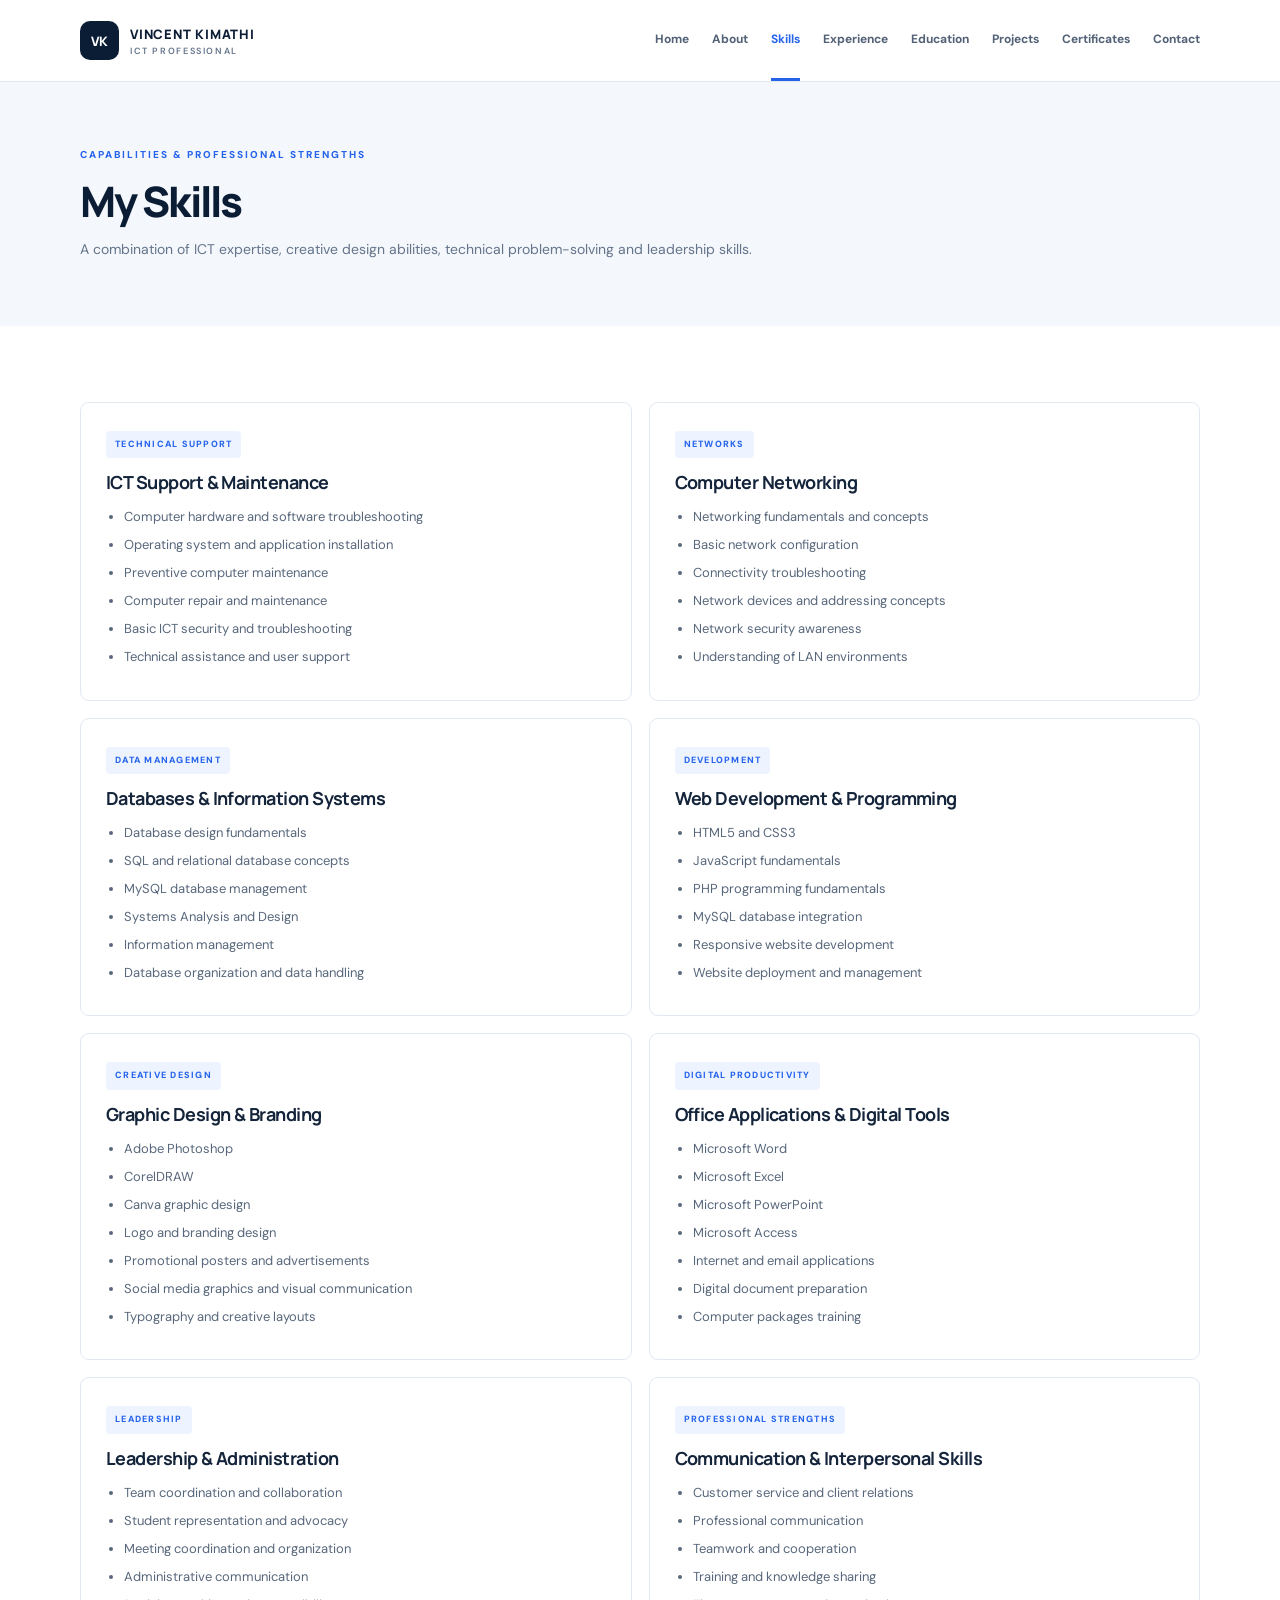
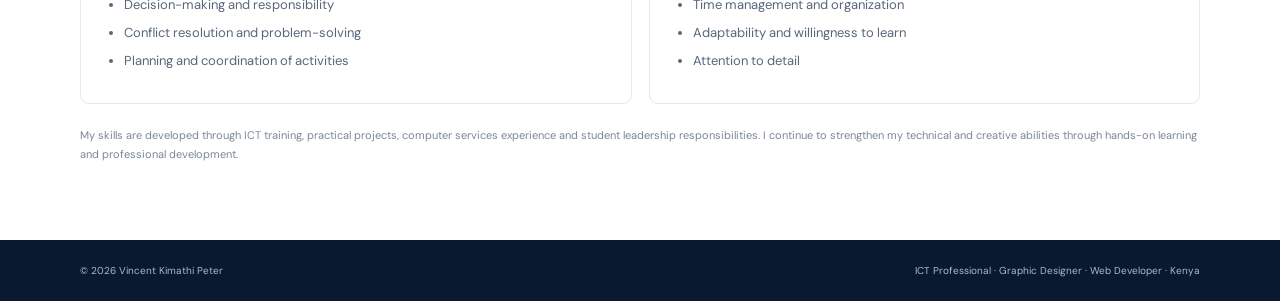
<file: skills.html>
<!DOCTYPE html>
<html lang="en">
<head>
<meta charset="UTF-8">
<meta name="viewport" content="width=device-width, initial-scale=1.0">

<meta name="google-site-verification" content="IMvXhzjy0A6ZSiQS0dAY2D_ZX32ypA6BeI46udhNDhQ">

<title>Skills | Vincent Kimathi</title>
<link rel="stylesheet" href="style.css">
</head>

<body>

<header class="site-header">
<div class="container nav-wrap">

<a class="brand" href="index.html">
<span class="brand-mark">VK</span>
<span>VINCENT KIMATHI
<small>ICT PROFESSIONAL</small>
</span>
</a>

<button class="menu-toggle" aria-label="Open navigation" aria-expanded="false">☰</button>

<nav class="nav">
<a href="index.html">Home</a>
<a href="about.html">About</a>
<a class="active" href="skills.html">Skills</a>
<a href="experience.html">Experience</a>
<a href="education.html">Education</a>
<a href="projects.html">Projects</a>
  <a href="certificates.html">Certificates</a>
<a href="contact.html">Contact</a>
</nav>

</div>
</header>

<main>

<section class="page-hero">
<div class="container">
<p class="eyebrow">CAPABILITIES & PROFESSIONAL STRENGTHS</p>
<h1>My Skills</h1>
<p>
A combination of ICT expertise, creative design abilities,
technical problem-solving and leadership skills.
</p>
</div>
</section>

<section class="section">
<div class="container">

<div class="skill-grid">


<!-- ICT SUPPORT -->

<article class="skill-card">
<span class="tag">TECHNICAL SUPPORT</span>
<h2>ICT Support & Maintenance</h2>
<ul>
<li>Computer hardware and software troubleshooting</li>
<li>Operating system and application installation</li>
<li>Preventive computer maintenance</li>
<li>Computer repair and maintenance</li>
<li>Basic ICT security and troubleshooting</li>
<li>Technical assistance and user support</li>
</ul>
</article>


<!-- NETWORKING -->

<article class="skill-card">
<span class="tag">NETWORKS</span>
<h2>Computer Networking</h2>
<ul>
<li>Networking fundamentals and concepts</li>
<li>Basic network configuration</li>
<li>Connectivity troubleshooting</li>
<li>Network devices and addressing concepts</li>
<li>Network security awareness</li>
<li>Understanding of LAN environments</li>
</ul>
</article>


<!-- DATABASE -->

<article class="skill-card">
<span class="tag">DATA MANAGEMENT</span>
<h2>Databases & Information Systems</h2>
<ul>
<li>Database design fundamentals</li>
<li>SQL and relational database concepts</li>
<li>MySQL database management</li>
<li>Systems Analysis and Design</li>
<li>Information management</li>
<li>Database organization and data handling</li>
</ul>
</article>


<!-- WEB DEVELOPMENT -->

<article class="skill-card">
<span class="tag">DEVELOPMENT</span>
<h2>Web Development & Programming</h2>
<ul>
<li>HTML5 and CSS3</li>
<li>JavaScript fundamentals</li>
<li>PHP programming fundamentals</li>
<li>MySQL database integration</li>
<li>Responsive website development</li>
<li>Website deployment and management</li>
</ul>
</article>


<!-- GRAPHIC DESIGN -->

<article class="skill-card">
<span class="tag">CREATIVE DESIGN</span>
<h2>Graphic Design & Branding</h2>
<ul>
<li>Adobe Photoshop</li>
<li>CorelDRAW</li>
<li>Canva graphic design</li>
<li>Logo and branding design</li>
<li>Promotional posters and advertisements</li>
<li>Social media graphics and visual communication</li>
<li>Typography and creative layouts</li>
</ul>
</article>


<!-- DIGITAL TOOLS -->

<article class="skill-card">
<span class="tag">DIGITAL PRODUCTIVITY</span>
<h2>Office Applications & Digital Tools</h2>
<ul>
<li>Microsoft Word</li>
<li>Microsoft Excel</li>
<li>Microsoft PowerPoint</li>
<li>Microsoft Access</li>
<li>Internet and email applications</li>
<li>Digital document preparation</li>
<li>Computer packages training</li>
</ul>
</article>


<!-- LEADERSHIP -->

<article class="skill-card">
<span class="tag">LEADERSHIP</span>
<h2>Leadership & Administration</h2>
<ul>
<li>Team coordination and collaboration</li>
<li>Student representation and advocacy</li>
<li>Meeting coordination and organization</li>
<li>Administrative communication</li>
<li>Decision-making and responsibility</li>
<li>Conflict resolution and problem-solving</li>
<li>Planning and coordination of activities</li>
</ul>
</article>


<!-- PROFESSIONAL SKILLS -->

<article class="skill-card">
<span class="tag">PROFESSIONAL STRENGTHS</span>
<h2>Communication & Interpersonal Skills</h2>
<ul>
<li>Customer service and client relations</li>
<li>Professional communication</li>
<li>Teamwork and cooperation</li>
<li>Training and knowledge sharing</li>
<li>Time management and organization</li>
<li>Adaptability and willingness to learn</li>
<li>Attention to detail</li>
</ul>
</article>


</div>

<p class="note">
My skills are developed through ICT training, practical projects,
computer services experience and student leadership responsibilities.
I continue to strengthen my technical and creative abilities through
hands-on learning and professional development.
</p>

</div>
</section>

</main>

<footer class="footer">
<div class="container footer-inner">
<span>© <span data-year></span> Vincent Kimathi Peter</span>
<span>ICT Professional · Graphic Designer · Web Developer · Kenya</span>
</div>
</footer>

<script src="main.js"></script>

</body>
</html>
</file>
<file: style.css>
@import url('https://fonts.googleapis.com/css2?family=DM+Sans:wght@400;500;600;700&family=Manrope:wght@400;500;600;700;800&display=swap');
:root{--navy:#0b1d35;--navy2:#102b4d;--blue:#2563eb;--cyan:#38bdf8;--ink:#14243a;--muted:#64748b;--line:#e2e8f0;--pale:#f4f7fb;--white:#fff}
*{box-sizing:border-box;margin:0;padding:0}html{scroll-behavior:smooth}body{font-family:'DM Sans',Arial,sans-serif;color:var(--ink);background:#fff;line-height:1.7}a{text-decoration:none;color:inherit}.container{width:min(1120px,calc(100% - 44px));margin:auto}
.site-header{height:auto;min-height:78px;background:#fff;border-bottom:1px solid var(--line);position:sticky;top:0;z-index:20}.nav-wrap{min-height:78px;display:flex;align-items:center;justify-content:space-between;gap:24px}.brand{display:flex;align-items:center;gap:11px;font:800 13px Manrope,sans-serif;letter-spacing:.06em;color:var(--navy)}.brand-mark{width:39px;height:39px;display:grid;place-items:center;border-radius:10px;background:var(--navy);color:#fff;font-size:13px;letter-spacing:0}.brand small{display:block;font:600 9px 'DM Sans';letter-spacing:.18em;color:var(--muted);margin-top:2px}.nav{display:flex;align-items:center;gap:23px}.nav a{font-size:12px;font-weight:700;color:#526176;padding:29px 0;border-bottom:3px solid transparent}.nav a:hover,.nav a.active{color:var(--blue);border-color:var(--blue)}.menu-toggle{display:none;border:0;background:var(--pale);padding:9px 12px;border-radius:8px;font-size:20px;color:var(--navy)}
.hero{background:linear-gradient(120deg,#091a30,#102e51);color:#fff;padding:92px 0 86px;overflow:hidden;position:relative}.hero:after{content:"";position:absolute;width:540px;height:540px;border:1px solid #ffffff14;border-radius:50%;right:-170px;top:-230px;box-shadow:0 0 0 55px #ffffff08,0 0 0 110px #ffffff05}.hero-grid{display:grid;grid-template-columns:1.5fr .8fr;gap:70px;align-items:center;position:relative;z-index:1}.eyebrow{font-size:10px;font-weight:800;letter-spacing:.2em;color:var(--blue);margin-bottom:15px}.hero .eyebrow{color:#7dd3fc}.hero h1,.page-hero h1{font:800 clamp(38px,5vw,58px)/1.13 Manrope,sans-serif;letter-spacing:-.045em}.hero h1 span{color:#7dd3fc}.lead{max-width:650px;color:#c6d3e2;font-size:16px;margin:23px 0 28px}.lead strong{color:#fff}.actions{display:flex;gap:12px;flex-wrap:wrap}.btn{display:inline-flex;align-items:center;gap:12px;padding:12px 19px;border-radius:6px;font-size:12px;font-weight:700;transition:.2s}.btn-primary{background:var(--blue);color:#fff}.btn-primary:hover{background:#1d4ed8;transform:translateY(-2px)}.btn-outline{border:1px solid #7890aa;color:#fff}.btn-outline:hover{background:#ffffff12}.hero-meta{display:flex;gap:24px;margin-top:35px;color:#a9bbce;font-size:11px}.hero-meta i,.status-dot{display:inline-block;width:7px;height:7px;background:#4ade80;border-radius:50%;margin-right:7px}.hero-card{background:#fff;color:var(--ink);border-radius:12px;padding:27px;box-shadow:0 22px 55px #0003;max-width:350px;justify-self:end;width:100%}.card-top{font-size:9px;font-weight:800;letter-spacing:.15em;color:#728197}.monogram{width:76px;height:76px;border-radius:50%;display:grid;place-items:center;background:#eaf2ff;color:var(--blue);font:800 23px Manrope;margin:28px 0 17px}.hero-card h2{font:800 19px Manrope}.hero-card>p{font-size:12px;color:var(--muted)}.card-rule{height:1px;background:var(--line);margin:22px 0 14px}.mini-stat{display:flex;justify-content:space-between;gap:10px;padding:7px 0;font-size:10px}.mini-stat span{color:var(--muted)}.mini-stat b{text-align:right;font-weight:700}.text-link{color:var(--blue);font-size:12px;font-weight:800;display:inline-block;margin-top:19px}.section{padding:76px 0}.section-heading{display:flex;justify-content:space-between;align-items:end;margin-bottom:28px}.section h2,.content-narrow>h2,.contact-layout h2{font:800 28px Manrope;letter-spacing:-.03em}.feature-grid{display:grid;grid-template-columns:repeat(3,1fr);gap:18px}.feature,.skill-card,.project-card,.education-card{border:1px solid var(--line);border-radius:9px;padding:25px;background:#fff}.feature-icon{width:38px;height:38px;display:grid;place-items:center;background:#eaf2ff;color:var(--blue);border-radius:8px;font-size:11px;font-weight:800;margin-bottom:22px}.feature h3{font:700 17px Manrope;margin-bottom:9px}.feature p,.project-card p{font-size:13px;color:var(--muted)}.cta-band{background:var(--pale);padding:42px 0}.cta-inner{display:flex;justify-content:space-between;align-items:center;gap:20px}.cta-inner h2{font:800 23px Manrope}.cta-inner p:not(.eyebrow){font-size:13px;color:var(--muted)}.btn-light{background:var(--navy);color:#fff}.footer{background:#091a30;color:#a9bbce;padding:22px 0;font-size:10px}.footer-inner{display:flex;justify-content:space-between;gap:15px}
.page-hero{background:var(--pale);padding:64px 0}.page-hero h1{font-size:42px;color:var(--navy)}.page-hero p:not(.eyebrow){max-width:680px;color:var(--muted);margin-top:12px;font-size:14px}.content-narrow{max-width:820px}.body-copy{font-size:14px;color:#526176;margin:16px 0}.callout{border-left:3px solid var(--blue);background:#f2f6ff;padding:20px 22px;margin:26px 0}.callout strong{font:700 14px Manrope}.callout p{font-size:13px;color:var(--muted);margin-top:5px}.skill-grid{display:grid;grid-template-columns:repeat(2,1fr);gap:17px}.skill-card h2,.project-card h2,.education-card h2,.timeline-item h2{font:700 18px Manrope;margin:12px 0}.skill-card ul,.clean-list{padding-left:18px;color:#58677b;font-size:13px}.skill-card li,.clean-list li{margin:6px 0}.tag,.timeline-label{font-size:9px;font-weight:800;letter-spacing:.14em;color:var(--blue);background:#edf4ff;padding:6px 9px;border-radius:4px;display:inline-block}.note,.small{font-size:11px;color:#7a8798;margin-top:22px}.timeline-item{border-left:2px solid #dbeafe;padding:0 0 38px 27px;position:relative}.timeline-item:before{content:"";position:absolute;left:-7px;top:2px;width:12px;height:12px;border-radius:50%;background:var(--blue);border:3px solid #eaf2ff}.timeline-item h2{margin-bottom:3px}.muted{color:var(--muted);font-size:12px}.education-card{margin-bottom:18px}.education-card p{font-size:13px}.project-grid{align-items:stretch}.project-card{min-height:230px}.chips{display:flex;gap:7px;flex-wrap:wrap;margin-top:22px}.chips span{font-size:10px;color:#49617d;background:#f0f4f8;padding:5px 9px;border-radius:4px}.contact-layout{display:grid;grid-template-columns:1.2fr .8fr;gap:60px}.contact-line{border-bottom:1px solid var(--line);padding:14px 0;display:flex;flex-direction:column;gap:3px}.contact-line span{font-size:10px;color:var(--muted);text-transform:uppercase;letter-spacing:.12em}.contact-line strong{font-size:13px}.contact-panel{background:var(--navy);color:#fff;padding:30px;border-radius:10px;align-self:start}.contact-panel .eyebrow{color:#7dd3fc}.contact-panel h2{font-size:23px}.contact-panel>p:not(.eyebrow){color:#c3d0df;font-size:13px;margin:7px 0 24px}.contact-panel .small{color:#9db0c6}
@media(max-width:900px){.nav{gap:12px}.nav a{font-size:11px}.hero-grid{gap:35px}.hero-card{max-width:310px}}
@media(max-width:760px){.nav-wrap{position:relative}.menu-toggle{display:block}.nav{display:none;position:absolute;top:77px;left:0;right:0;background:#fff;padding:12px 22px 20px;box-shadow:0 12px 20px #0b1d3518;flex-direction:column;align-items:stretch;gap:0}.nav.open{display:flex}.nav a{padding:10px 0;border-bottom:1px solid var(--line)}.nav a.active{border-bottom-color:var(--line)}.hero{padding:65px 0}.hero-grid{grid-template-columns:1fr}.hero-card{justify-self:start;max-width:100%}.feature-grid,.skill-grid,.contact-layout{grid-template-columns:1fr}.section{padding:55px 0}.section-heading,.cta-inner{align-items:flex-start;flex-direction:column}.page-hero{padding:48px 0}.page-hero h1{font-size:36px}.footer-inner{flex-direction:column}.hero-meta{flex-wrap:wrap}}
.hero-image img {
    width: 380px;
    height: auto;
    object-fit: contain;
    display: block;
}
</file>
